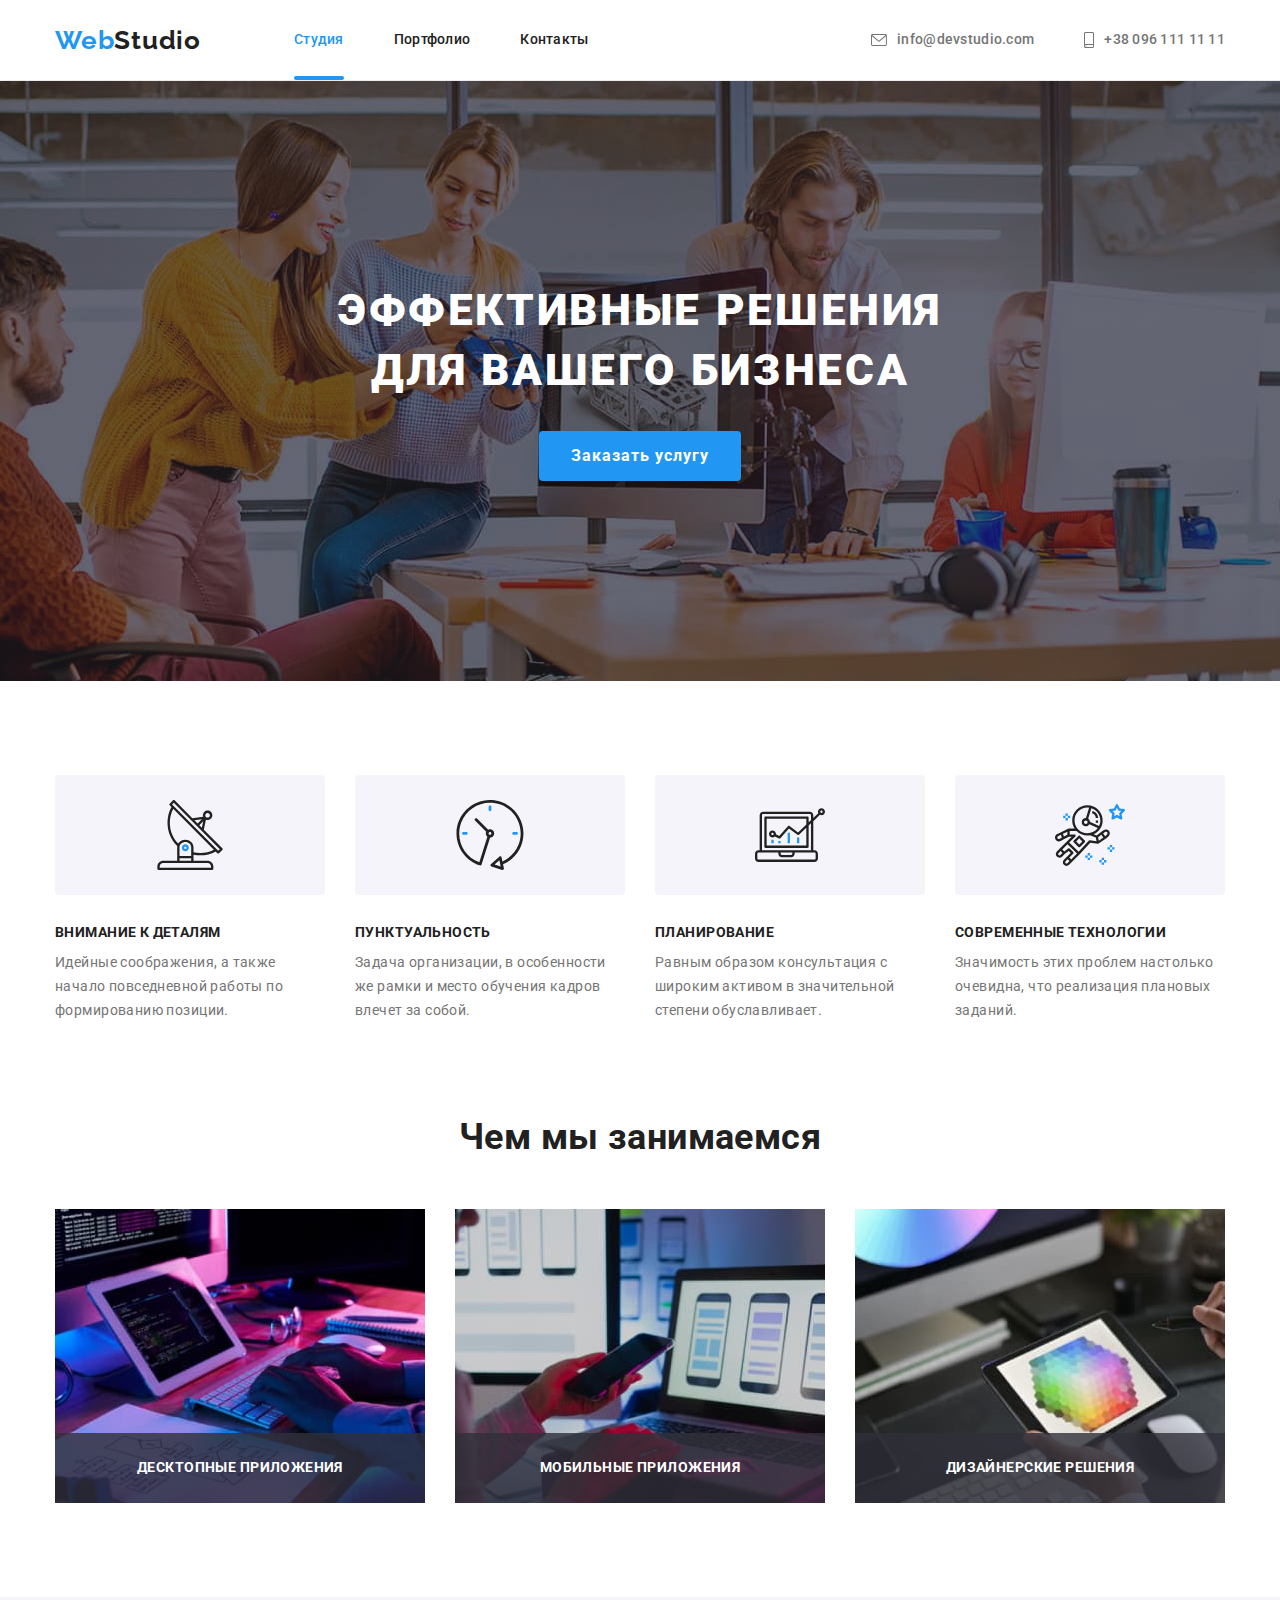
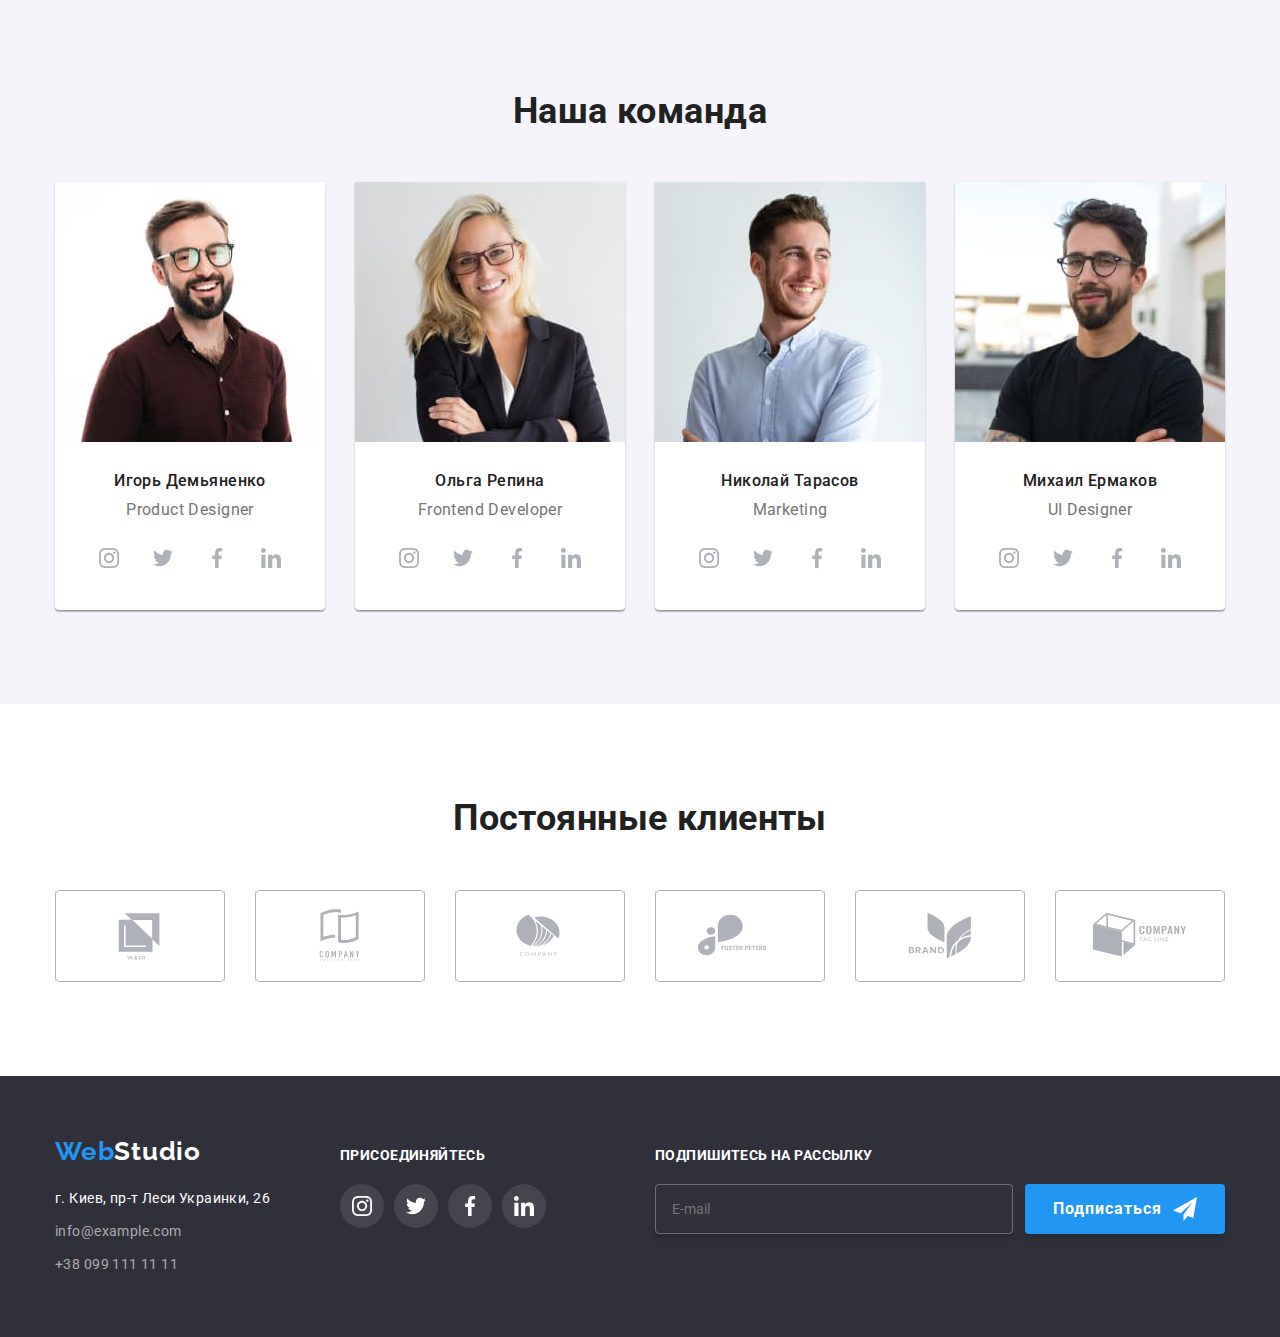
<file: index.html>
<!DOCTYPE html>
<html lang="ru">
  <head>
    <meta charset="UTF-8" />
    <meta http-equiv="X-UA-Compatible" content="IE=edge" />
    <meta name="viewport" content="width=device-width, initial-scale=1.0" />
    <link rel="preconnect" href="https://fonts.googleapis.com" />
    <link rel="preconnect" href="https://fonts.gstatic.com" crossorigin />
    <link
      href="https://fonts.googleapis.com/css2?family=Raleway:wght@700&family=Roboto:wght@400;500;700;900&display=swap"
      rel="stylesheet"
    />

    <title>Document</title>
    <link rel="stylesheet" href="./css/main.min.css" />
  </head>
  <body>
    <!-- Header -->
     <header class="header">
      <div class="container">
        
        <a href="./index.html" class="logo link"
          ><span class="logo__text--start">Web</span><span class="logo__text--end">Studio</span></a
        >
        <nav class="nav">
          <ul class="menu list">
            <li class="menu__item">
              <a href="./index.html" class="menu__link link current">Студия</a>
            </li>
            <li class="menu__item">
              <a href="./portfolio.html" class="menu__link link">Портфолио</a>
            </li>
            <li class="menu__item"><a href="" class="menu__link link">Контакты</a></li>
          </ul>
        </nav>

        <ul class="contact list">
          <li class="contact__item">
            <a href="mailto:info@devstudio.com" class="contact__mail link">
              <svg class="contact__icon" width="16" height="12">
                <use href="./images/icons.svg#icon-mail"></use></svg
              >info@devstudio.com
            </a>
          </li>
          <li class="contact__item">
            <a href="tel:+380961111111" class="contact__tel link">
              <svg class="contact__icon" width="10" height="16">
                <use href="./images/icons.svg#icon-smartphone"></use></svg
              >+38 096 111 11 11
            </a>
          </li>
        </ul> 

        <button type="button" class="mob-menu__open-btn" >
          <svg class="mob-menu__icon" width="40" height="40">
            <use href="./images/icons.svg#icon-menu-btn-open"></use>
          </svg>
        </button>
       </div>


       

      
        <div class="mob-menu is-hidden">
          <div class="mob-menu__container">
        
         <div class="mob-menu__top">  
        <button type="button" class="mob-menu__close-btn" >
          <svg class="mob-menu__icon" width="40" height="40">
            <use href="./images/icons.svg#icon-menu-btn-close"></use>
          </svg>
        </button>

        <ul class="mob-menu__list list">
          <li class="mob-menu__item">
            <a href="./index.html" class="mob-menu__link mob-menu__link-active link">Студия</a>
          </li>
          <li class="mob-menu__item">
            <a href="./portfolio.html" class="mob-menu__link link">Портфолио</a>
          </li>
          <li class="mob-menu__item"><a href="" class="mob-menu__link link">Контакты</a></li>
        </ul> 
         </div> 

         <div class="mob-menu__bottom">

        <ul class="mob-menu__contact-list list">
          <li class="mob-menu__contact-item">
            <a href="tel:+380961111111" 
            class="mob-menu__contact-tel link">+38 096 111 11 11</a>
          </li>
          <li class="mob-menu__contact-item">
            <a href="mailto:info@devstudio.com" 
            class="mob-menu__contact-mail link">info@devstudio.com</a>
          </li>
        </ul>  
         
        <ul class="mob-menu__soc-list list">
            <li class="mob-menu__soc-item">
              <a href="" class="mob-menu__soc-link link">Instagram</a>
            </li>
            <li class="mob-menu__soc-item">
              <a href="" class="mob-menu__soc-link link">Twitter</a>
            </li>
            <li class="mob-menu__soc-item">
              <a href="" class="mob-menu__soc-link link">Facebook</a>
            </li>
            <li class="mob-menu__soc-item">
              <a href="" class="mob-menu__soc-link link">LinkedIn</a>
            </li>
        </ul>  
        </div>
        
        
       </div>
      </div>


    </header> 

    <!-- Main -->
    <main>
      <!-- Hero -->
      <section class="hero">
        <div class="container">
          <h1 class="hero__title centered">
            Эффективные решения <br />
            для вашего бизнеса
          </h1>
          <button type="button" class="hero__btn" data-modal-open>Заказать услугу</button>
        </div>
      </section>

      <!-- Advantage -->
      <section class="advantage section">
        <div class="container">
          <h2 class="advantage__title visually-hidden">Преимущества</h2>
          <ul class="advantage__list list">
            <li class="advantage__item">
              <div class="advantage-icons__list">
                <svg class="advantage__icon" width="70" height="70">
                  <use href="./images/icons.svg#icon-antenna"></use>
                </svg>
              </div>
              <h3 class="advantage__subtitle">Внимание к деталям</h3>
              <p class="advantage__text">
                Идейные соображения, а также начало повседневной работы по формированию позиции.
              </p>
            </li>
            <li class="advantage__item">
              <div class="advantage-icons__list">
                <svg class="advantage__icon" width="70" height="70">
                  <use href="./images/icons.svg#icon-clock"></use>
                </svg>
              </div>
              <h3 class="advantage__subtitle">Пунктуальность</h3>
              <p class="advantage__text">
                Задача организации, в особенности же рамки и место обучения кадров влечет за собой.
              </p>
            </li>
            <li class="advantage__item">
              <div class="advantage-icons__list">
                <svg class="advantage__icon" width="70" height="70">
                  <use href="./images/icons.svg#icon-diagram"></use>
                </svg>
              </div>
              <h3 class="advantage__subtitle">Планирование</h3>
              <p class="advantage__text">
                Равным образом консультация с широким активом в значительной степени обуславливает.
              </p>
            </li>
            <li class="advantage__item">
              <div class="advantage-icons__list">
                <svg class="advantage__icon" width="70" height="70">
                  <use href="./images/icons.svg#icon-astronaut"></use>
                </svg>
              </div>
              <h3 class="advantage__subtitle">Современные технологии</h3>
              <p class="advantage__text">
                Значимость этих проблем настолько очевидна, что реализация плановых заданий.
              </p>
            </li>
          </ul>
        </div>
      </section>

      <!-- About -->
      <section class="about section">
        <div class="container">
          <h2 class="about__title centered">Чем мы занимаемся</h2>
          <ul class="about__list list">
            <li class="about__item">
              <img 
              srcset="./images/about-box-1-1200.jpg 1x,
              ./images/about-box-1-1200@2x.jpg 2x"
              src="./images/about-box-1-1200.jpg" 
              alt="Програмный код" 
              width="370" 
              height="294" />
              <p class="about__caption">Десктопные приложения</p>
            </li>
            <li class="about__item">
              <img
              srcset="./images/about-box-2-1200.jpg 1x,
              ./images/about-box-2-1200@2x.jpg 2x"
              src="./images/about-box-2-1200.jpg" 
                alt="Стилистика баннеров"
                width="370"
                height="294"
              />
              <p class="about__caption">Мобильные приложения</p>
            </li>
            <li class="about__item">
              <img 
              srcset="./images/about-box-3-1200.jpg 1x,
              ./images/about-box-3-1200@2x.jpg 2x"
              src="./images/about-box-3-1200.jpg" 
              alt="Цвета в виде сот" 
              width="370" 
              height="294" />
              <p class="about__caption">Дизайнерские решения</p>
            </li>
          </ul>
        </div>
      </section>

      <!-- Team-->
      <section class="team section">
        <div class="container">
          <h2 class="team__title centered">Наша команда</h2>
          <ul class="team__list list">
            <li class="team__item">
              <picture>
                <source
                srcset="
              ./images/team-card-1-1200.jpg 1x,
              ./images/team-card-1-1200@2x.jpg 2x"
              media="(min-width: 1200px)"
              />
              <source
                srcset="
              ./images/team-card-1-768.jpg 1x,
              ./images/team-card-1-768@2x.jpg 2x"
              media="(min-width: 768px)"
              />
              <source
                srcset="
              ./images/team-card-1-480.jpg 1x,
              ./images/team-card-1-480@2x.jpg 2x"
              media="(min-width: 480px)"
              />
                <img
                src="./images/team-card-1-480.jpg"
                alt="Фото Игоря Демьяденко"
                width="450"
              />
              </picture>

              <div class="team__wrap">
                <h3 class="team__subtitle">Игорь Демьяненко</h3>
                <p lang="en" class="team__text">Product Designer</p>
                <ul class="social-list list">
                  <li class="social-list__item">
                    <a href="" class="social-list__link link">
                      <svg class="social-list__icon" width="20" height="20">
                        <use href="./images/icons.svg#icon-instagram"></use>
                      </svg>
                    </a>
                  </li>
                  <li class="social-list__item">
                    <a href="" class="social-list__link link">
                      <svg class="social-list__icon" width="20" height="20">
                        <use href="./images/icons.svg#icon-twitter"></use>
                      </svg>
                    </a>
                  </li>
                  <li class="social-list__item">
                    <a href="" class="social-list__link link">
                      <svg class="social-list__icon" width="20" height="20">
                        <use href="./images/icons.svg#icon-facebook"></use>
                      </svg>
                    </a>
                  </li>
                  <li class="social-list__item">
                    <a href="" class="social-list__link link">
                      <svg class="social-list__icon" width="20" height="20">
                        <use href="./images/icons.svg#icon-linkedin"></use>
                      </svg>
                    </a>
                  </li>
                </ul>
              </div>
            </li>

            <li class="team__item">
              <picture>
                <source
                srcset="
              ./images/team-card-2-1200.jpg 1x,
              ./images/team-card-2-1200@2x.jpg 2x"
              media="(min-width: 1200px)"
              />
              <source
                srcset="
              ./images/team-card-2-768.jpg 1x,
              ./images/team-card-2-768@2x.jpg 2x"
              media="(min-width: 768px)"
              />
              <source
                srcset="
              ./images/team-card-2-480.jpg 1x,
              ./images/team-card-2-480@2x.jpg 2x"
              media="(min-width: 480px)"
              />
                <img
                src="./images/team-card-2-480.jpg"
                alt="Фото Ольги Репеной"
                width="450"
              />
              </picture>
              <div class="team__wrap">
                <h3 class="team__subtitle">Ольга Репина</h3>
                <p lang="en" class="team__text">Frontend Developer</p>
                <ul class="social-list list">
                  <li class="social-list__item">
                    <a href="" class="social-list__link link">
                      <svg class="social-list__icon" width="20" height="20">
                        <use href="./images/icons.svg#icon-instagram"></use>
                      </svg>
                    </a>
                  </li>
                  <li class="social-list__item">
                    <a href="" class="social-list__link link">
                      <svg class="social-list__icon" width="20" height="20">
                        <use href="./images/icons.svg#icon-twitter"></use>
                      </svg>
                    </a>
                  </li>
                  <li class="social-list__item">
                    <a href="" class="social-list__link link">
                      <svg class="social-list__icon" width="20" height="20">
                        <use href="./images/icons.svg#icon-facebook"></use>
                      </svg>
                    </a>
                  </li>
                  <li class="social-list__item">
                    <a href="" class="social-list__link link">
                      <svg class="social-list__icon" width="20" height="20">
                        <use href="./images/icons.svg#icon-linkedin"></use>
                      </svg>
                    </a>
                  </li>
                </ul>
              </div>
            </li>

            <li class="team__item">
              <picture>
                <source
                srcset="
              ./images/team-card-3-1200.jpg 1x,
              ./images/team-card-3-1200@2x.jpg 2x"
              media="(min-width: 1200px)"
              />
              <source
                srcset="
              ./images/team-card-3-768.jpg 1x,
              ./images/team-card-3-768@2x.jpg 2x"
              media="(min-width: 768px)"
              />
              <source
                srcset="
              ./images/team-card-3-480.jpg 1x,
              ./images/team-card-3-480@2x.jpg 2x"
              media="(min-width: 480px)"
              />
                <img
                src="./images/team-card-3-480.jpg"
                alt="Фото Николая Тарасова"
                width="450"
              />
              </picture>
              <div class="team__wrap">
                <h3 class="team__subtitle">Николай Тарасов</h3>
                <p lang="en" class="team__text">Marketing</p>
                <ul class="social-list list">
                  <li class="social-list__item">
                    <a href="" class="social-list__link link">
                      <svg class="social-list__icon" width="20" height="20">
                        <use href="./images/icons.svg#icon-instagram"></use>
                      </svg>
                    </a>
                  </li>
                  <li class="social-list__item">
                    <a href="" class="social-list__link link">
                      <svg class="social-list__icon" width="20" height="20">
                        <use href="./images/icons.svg#icon-twitter"></use>
                      </svg>
                    </a>
                  </li>
                  <li class="social-list__item">
                    <a href="" class="social-list__link link">
                      <svg class="social-list__icon" width="20" height="20">
                        <use href="./images/icons.svg#icon-facebook"></use>
                      </svg>
                    </a>
                  </li>
                  <li class="social-list__item">
                    <a href="" class="social-list__link link">
                      <svg class="social-list__icon" width="20" height="20">
                        <use href="./images/icons.svg#icon-linkedin"></use>
                      </svg>
                    </a>
                  </li>
                </ul>
              </div>
            </li>

            <li class="team__item">
              <picture>
                <source
                srcset="
              ./images/team-card-4-1200.jpg 1x,
              ./images/team-card-4-1200@2x.jpg 2x"
              media="(min-width: 1200px)"
              />
              <source
                srcset="
              ./images/team-card-4-768.jpg 1x,
              ./images/team-card-4-768@2x.jpg 2x"
              media="(min-width: 768px)"
              />
              <source
                srcset="
              ./images/team-card-4-480.jpg 1x,
              ./images/team-card-4-480@2x.jpg 2x"
              media="(min-width: 480px)"
              />
                <img
                src="./images/team-card-4-480.jpg"
                alt="Фото Михаила Ермакова"
                width="450"
              />
              </picture>
              <div class="team__wrap">
                <h3 class="team__subtitle">Михаил Ермаков</h3>
                <p lang="en" class="team__text">UI Designer</p>
                <ul class="social-list list">
                  <li class="social-list__item">
                    <a href="" class="social-list__link link">
                      <svg class="social-list__icon" width="20" height="20">
                        <use href="./images/icons.svg#icon-instagram"></use>
                      </svg>
                    </a>
                  </li>
                  <li class="social-list__item">
                    <a href="" class="social-list__link link">
                      <svg class="social-list__icon" width="20" height="20">
                        <use href="./images/icons.svg#icon-twitter"></use>
                      </svg>
                    </a>
                  </li>
                  <li class="social-list__item">
                    <a href="" class="social-list__link link">
                      <svg class="social-list__icon" width="20" height="20">
                        <use href="./images/icons.svg#icon-facebook"></use>
                      </svg>
                    </a>
                  </li>
                  <li class="social-list__item">
                    <a href="" class="social-list__link link">
                      <svg class="social-list__icon" width="20" height="20">
                        <use href="./images/icons.svg#icon-linkedin"></use>
                      </svg>
                    </a>
                  </li>
                </ul>
              </div>
            </li>
          </ul>
        </div>
      </section>

      <!-- Clients -->
      <section class="clients section">
        <div class="container">
          <h2 class="clients__title centered">Постоянные клиенты</h2>
          <ul class="clients__list list">
            <li class="clients__item">
              <a href="" class="clients__link link">
                <svg class="clients__icon" width="106" height="60">
                  <use href="./images/icons.svg#icon-logo-1"></use>
                </svg>
              </a>
            </li>
            <li class="clients__item">
              <a href="" class="clients__link link">
                <svg class="clients__icon" width="106" height="60">
                  <use href="./images/icons.svg#icon-logo-2"></use>
                </svg>
              </a>
            </li>
            <li class="clients__item">
              <a href="" class="clients__link link">
                <svg class="clients__icon" width="106" height="60">
                  <use href="./images/icons.svg#icon-logo-3"></use>
                </svg>
              </a>
            </li>
            <li class="clients__item">
              <a href="" class="clients__link link">
                <svg class="clients__icon" width="106" height="60">
                  <use href="./images/icons.svg#icon-logo-4"></use>
                </svg>
              </a>
            </li>
            <li class="clients__item">
              <a href="" class="clients__link link">
                <svg class="clients__icon" width="106" height="60">
                  <use href="./images/icons.svg#icon-logo-5"></use>
                </svg>
              </a>
            </li>
            <li class="clients__item">
              <a href="" class="clients__link link">
                <svg class="clients__icon" width="106" height="60">
                  <use href="./images/icons.svg#icon-logo-6"></use>
                </svg>
              </a>
            </li>
          </ul>
        </div>
      </section>
    </main>

    <!-- Footer -->
    <footer class="footer">
      <div class="footer__container container">
        <div class="footer__contact">
          <a href="./index.html" class="footer__logo link"
            ><span class="footer__logo--start">Web</span
            ><span class="footer__logo--end">Studio</span></a
          >
          <address class="footer__address">
            <ul class="footer__list list">
              <li class="footer__item">
                <a
                  href="https://goo.gl/maps/215XMJQ5BbiX2EwE7"
                  target="_blank"
                  rel="noopener nofollow"
                  class="footer__address link"
                  >г. Киев, пр-т Леси Украинки, 26</a
                >
              </li>
              <li class="footer__item">
                <a href="mailto:info@example.com" class="footer__link link">info@example.com</a>
              </li>
              <li class="footer__item">
                <a href="tel:+380991111111" class="footer__link link">+38 099 111 11 11</a>
              </li>
            </ul>
          </address>
        </div>

        <div class="footer__social">
          <p class="footer__title">присоединяйтесь</p>
          <ul class="footer-soc__list list">
            <li class="footer-soc__item">
              <a href="" class="footer-soc__link link">
                <svg class="footer-soc__icon" width="20" height="20">
                  <use href="./images/icons.svg#icon-instagram"></use>
                </svg>
              </a>
            </li>
            <li class="footer-soc__item">
              <a href="" class="footer-soc__link link">
                <svg class="footer-soc__icon" width="20" height="20">
                  <use href="./images/icons.svg#icon-twitter"></use>
                </svg>
              </a>
            </li>
            <li class="footer-soc__item">
              <a href="" class="footer-soc__link link">
                <svg class="footer-soc__icon" width="20" height="20">
                  <use href="./images/icons.svg#icon-facebook"></use>
                </svg>
              </a>
            </li>
            <li class="footer-soc__item">
              <a href="" class="footer-soc__link link">
                <svg class="footer-soc__icon" width="20" height="20">
                  <use href="./images/icons.svg#icon-linkedin"></use>
                </svg>
              </a>
            </li>
          </ul>
        </div>

        <div class="footer__subs">
          <p class="footer-subs__title">Подпишитесь на рассылку</p>
          <form class="footer-subs__form">
            <input
              type="email"
              name="footer-subs"
              class="footer-subs__input"
              placeholder="E-mail"
              required
            />
            <button type="submit" class="footer-subs__btn">
              Подписаться<svg class="footer-subs__icon" width="24" height="24">
                <use href="./images/icons.svg#icon-send-footer"></use>
              </svg>
            </button>
          </form>
        </div>
      </div>
    </footer>

    <div class="backdrop is-hidden" data-modal>
      <div class="modal">
        <button type="button" class="modal__close-btn" data-modal-close>
          <svg width="18" height="18">
            <use href="./images/icons.svg#icon-close-black"></use>
          </svg>
        </button>
        <p class="modal__title">Оставьте свои данные, мы вам перезвоним</p>
        <form class="modal__form" autocomplete="off">
          <div class="modal__field">
            <label class="modal__label" for="user-name">Имя</label>
            <div class="input-wrap">
              <input type="text" name="user-name" class="modal-input" id="user-name" required />
              <svg class="input-icon" width="18" height="18">
                <use href="./images/icons.svg#icon-person-modal"></use>
              </svg>
            </div>
          </div>

          <div class="modal__field">
            <label class="modal__label" for="ser-tel">Телефон</label>
            <div class="input-wrap">
              <input type="tel" name="user-tel" class="modal-input" id="ser-tel" required />
              <svg class="input-icon" width="18" height="18">
                <use href="./images/icons.svg#icon-phone-modal"></use>
              </svg>
            </div>
          </div>

          <div class="modal__field">
            <label class="modal__label" for="user-email">Почта</label>
            <div class="input-wrap">
              <input type="email" name="user-email" class="modal-input" id="user-email" required />
              <svg class="input-icon" width="18" height="18">
                <use href="./images/icons.svg#icon-email-modal"></use>
              </svg>
            </div>
          </div>

          <div class="modal__textarea">
            <label class="modal__label" for="modal-text">Комментарий</label>
            <textarea
              name="modal-text"
              id="modal-text"
              class="modal-text"
              placeholder="Введите текст"
            ></textarea>
          </div>

          <div class="modal__checkbox">
            <input
              type="checkbox"
              name="check-box"
              class="input-check visually-hidden"
              id="check-box"
            />
            <label class="check-text" for="check-box"
              ><span>
                <svg class="check-icon" width="11" height="8">
                  <use href="./images/icons.svg#icon-checkbox"></use>
                </svg>
              </span>
              Соглашаюсь с рассылкой и принимаю&nbsp;<a href="">Условия договора</a>
            </label>
          </div>

          <button type="submit" class="modal__send-btn">Отправить</button>
        </form>
      </div>
    </div>

    <script src="./js/modal.js"></script>
    <script src="./js/mobile-menu.js"></script>
  </body>
</html>
</file>
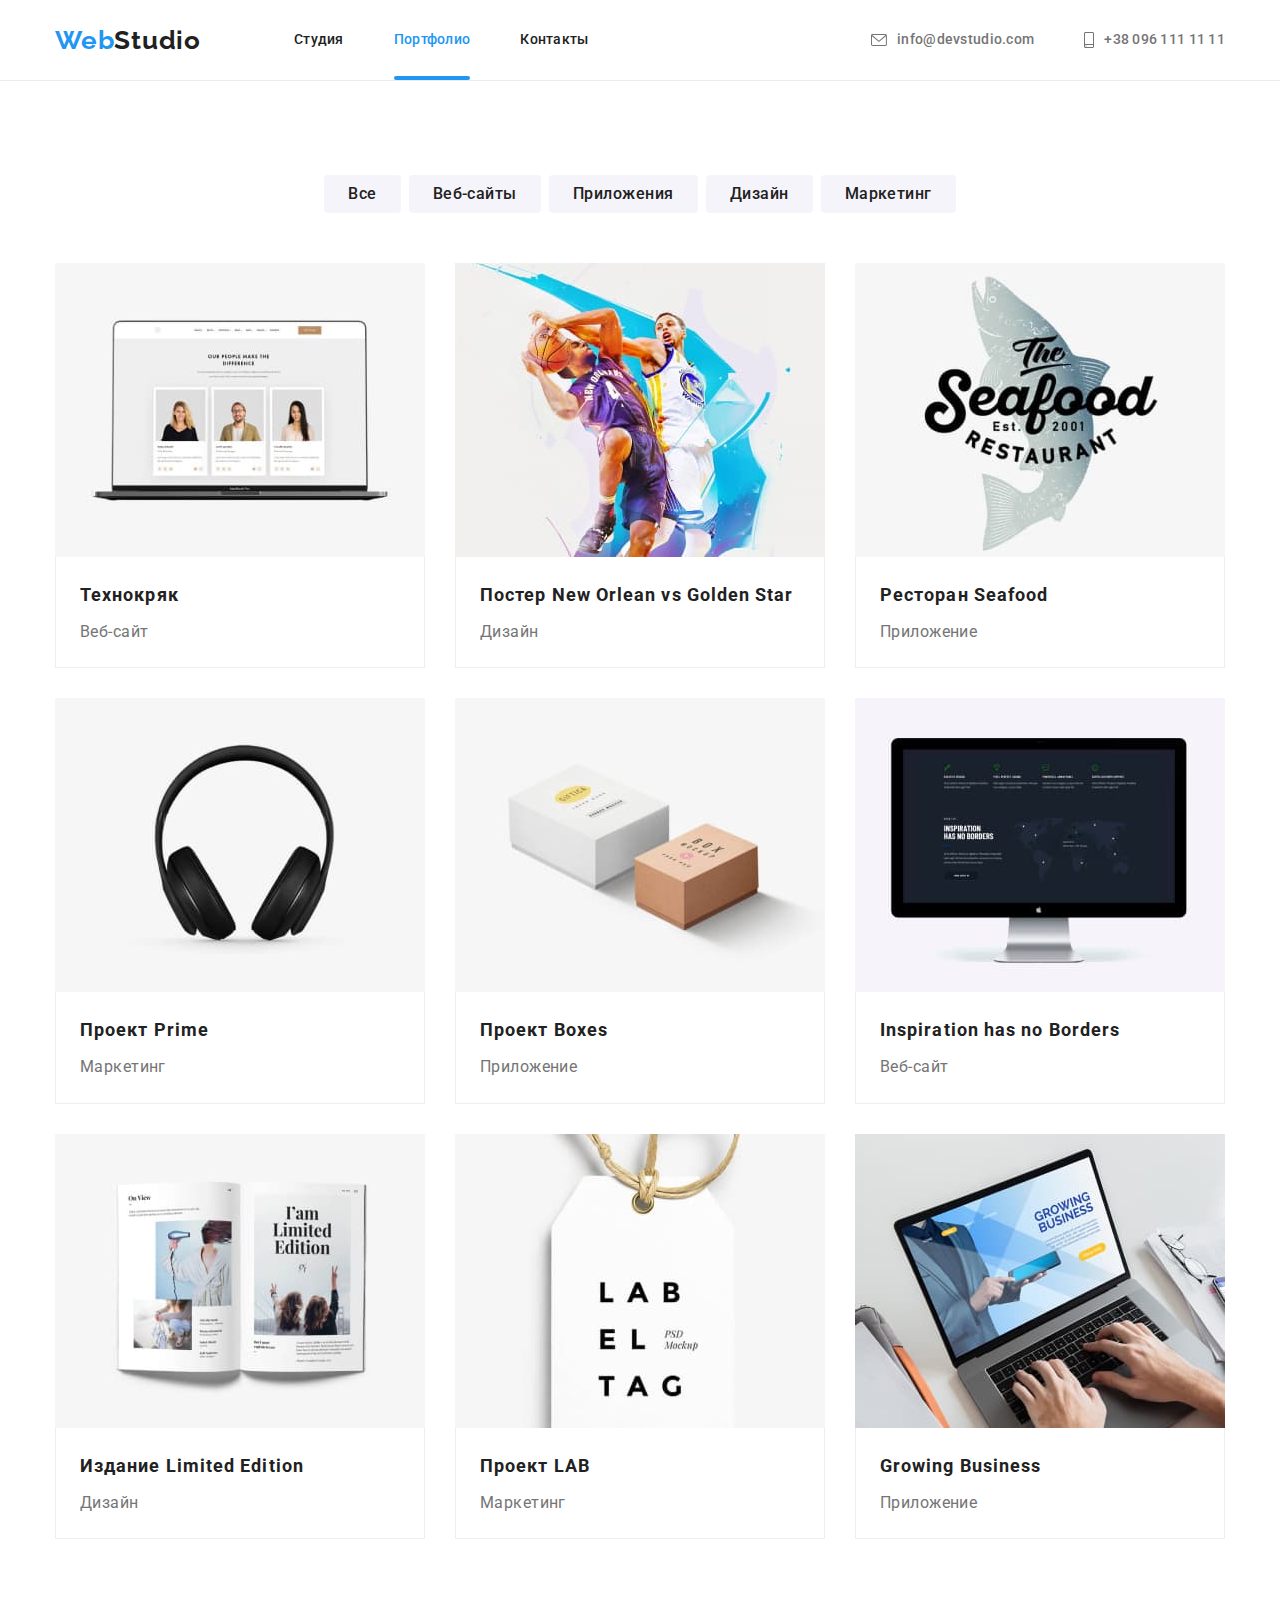
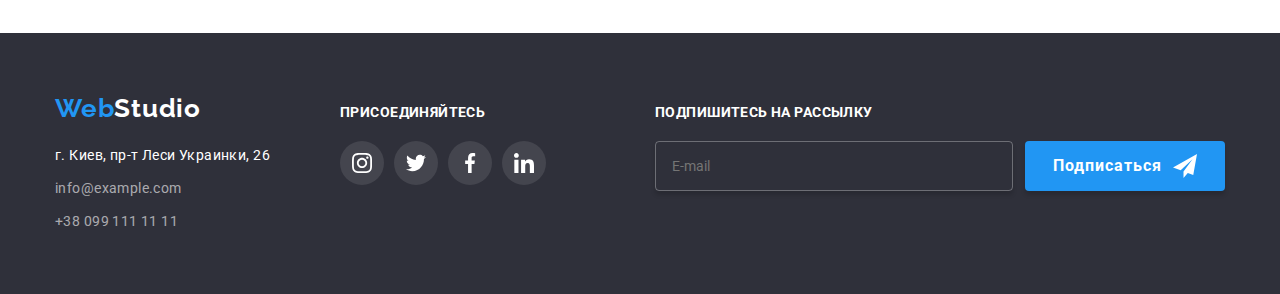
<file: portfolio.html>
<!DOCTYPE html>
<html lang="ru">
  <head>
    <meta charset="UTF-8" />
    <meta http-equiv="X-UA-Compatible" content="IE=edge" />
    <meta name="viewport" content="width=device-width, initial-scale=1.0" />
    <link rel="preconnect" href="https://fonts.googleapis.com" />
    <link rel="preconnect" href="https://fonts.gstatic.com" crossorigin />
    <link
      href="https://fonts.googleapis.com/css2?family=Raleway:wght@700&family=Roboto:wght@400;500;700;900&display=swap"
      rel="stylesheet"
    />
    <title>Document</title>
    <link rel="stylesheet" href="./css/main.min.css" />
  </head>
  <body>
    <!-- Header -->
    <header class="header">
      <div class="container">
        
        <a href="./index.html" class="logo link"
          ><span class="logo__text--start">Web</span><span class="logo__text--end">Studio</span></a
        >
        <nav class="nav">
          <ul class="menu list">
            <li class="menu__item">
              <a href="./index.html" class="menu__link link">Студия</a>
            </li>
            <li class="menu__item">
              <a href="./portfolio.html" class="menu__link link current">Портфолио</a>
            </li>
            <li class="menu__item"><a href="" class="menu__link link">Контакты</a></li>
          </ul>
        </nav>

        <ul class="contact list">
          <li class="contact__item">
            <a href="mailto:info@devstudio.com" class="contact__mail link">
              <svg class="contact__icon" width="16" height="12">
                <use href="./images/icons.svg#icon-mail"></use></svg
              >info@devstudio.com
            </a>
          </li>
          <li class="contact__item">
            <a href="tel:+380961111111" class="contact__tel link">
              <svg class="contact__icon" width="10" height="16">
                <use href="./images/icons.svg#icon-smartphone"></use></svg
              >+38 096 111 11 11
            </a>
          </li>
        </ul> 

        <button type="button" class="mob-menu__open-btn" >
          <svg class="mob-menu__icon" width="40" height="40">
            <use href="./images/icons.svg#icon-menu-btn-open"></use>
          </svg>
        </button>
       </div>


       

      
        <div class="mob-menu is-hidden">
          <div class="mob-menu__container">
        
         <div class="mob-menu__top">  
        <button type="button" class="mob-menu__close-btn" >
          <svg class="mob-menu__icon" width="40" height="40">
            <use href="./images/icons.svg#icon-menu-btn-close"></use>
          </svg>
        </button>

        <ul class="mob-menu__list list">
          <li class="mob-menu__item">
            <a href="./index.html" class="mob-menu__link link">Студия</a>
          </li>
          <li class="mob-menu__item">
            <a href="./portfolio.html" class="mob-menu__link link mob-menu__link-active">Портфолио</a>
          </li>
          <li class="mob-menu__item"><a href="" class="mob-menu__link link">Контакты</a></li>
        </ul> 
         </div> 

         <div class="mob-menu__bottom">

        <ul class="mob-menu__contact-list list">
          <li class="mob-menu__contact-item">
            <a href="tel:+380961111111" 
            class="mob-menu__contact-tel link">+38 096 111 11 11</a>
          </li>
          <li class="mob-menu__contact-item">
            <a href="mailto:info@devstudio.com" 
            class="mob-menu__contact-mail link">info@devstudio.com</a>
          </li>
        </ul>  
         
        <ul class="mob-menu__soc-list list">
            <li class="mob-menu__soc-item">
              <a href="" class="mob-menu__soc-link link">Instagram</a>
            </li>
            <li class="mob-menu__soc-item">
              <a href="" class="mob-menu__soc-link link">Twitter</a>
            </li>
            <li class="mob-menu__soc-item">
              <a href="" class="mob-menu__soc-link link">Facebook</a>
            </li>
            <li class="mob-menu__soc-item">
              <a href="" class="mob-menu__soc-link link">LinkedIn</a>
            </li>
        </ul>  
        </div>
        
        
       </div>
      </div>


    </header> 

    <!-- Portfolio -->
    <main>
      <section class="holder section">
        <div class="container">
          <h1 class="advantage-title visually-hidden">Страница Портфолио</h1>
          <ul class="holder__list list">
            <li class="holder__item"><button type="button" class="holder__btn">Все</button></li>
            <li class="holder__item">
              <button type="button" class="holder__btn">Веб-сайты</button>
            </li>
            <li class="holder__item">
              <button type="button" class="holder__btn">Приложения</button>
            </li>
            <li class="holder__item"><button type="button" class="holder__btn">Дизайн</button></li>
            <li class="holder__item">
              <button type="button" class="holder__btn">Маркетинг</button>
            </li>
          </ul>


          <ul class="gallery list">
            <li class="gallery__item">
              <a class="gallery__item--active link" href="">
                <div class="gallery__wrap">
                  <picture>
                    <source
                    srcset="
                    ./images/gallery-1-1200.jpg 1x,
                    ./images/gallery-1-1200@2x.jpg 2x"
                  media="(min-width: 1200px)"
                  />
                  <source
                    srcset="
                    ./images/gallery-1-768.jpg 1x,
                    ./images/gallery-1-768@2x.jpg 2x"
                  media="(min-width: 768px)"
                  />
                  <source
                    srcset="
                    ./images/gallery-1-480.jpg 1x,
                    ./images/gallery-1-480@2x.jpg 2x"
                  media="(min-width: 480px)"
                  />
                  <img src="./images/gallery-1-480.jpg" 
                  alt="Ноутбук"
                  width="450" 
                  />
                  </picture>
                  
                  <p class="gallery__text">
                    Ресурс предлагает комплексные предложения с разным уровнем функционала и
                    сервисов. Все это позволит посетителю получить исчерпывающие сведения  о
                    компании или частном лице
                  </p>
                </div>
                <div class="gallery__inner">
                  <h2 class="gallery__title">Технокряк</h2>
                  <p class="gallery__subtitle">Веб-сайт</p>
                </div>
              </a>
            </li>

            <li class="gallery__item">
              <a class="gallery__item--active link" href="">
                <div class="gallery__wrap">
                  <picture>
                    <source
                    srcset="
                    ./images/gallery-2-1200.jpg 1x,
                    ./images/gallery-2-1200@2x.jpg 2x"
                  media="(min-width: 1200px)"
                  />
                  <source
                    srcset="
                    ./images/gallery-2-768.jpg 1x,
                    ./images/gallery-2-768@2x.jpg 2x"
                  media="(min-width: 768px)"
                  />
                  <source
                    srcset="
                    ./images/gallery-2-480.jpg 1x,
                    ./images/gallery-2-480@2x.jpg 2x"
                  media="(min-width: 480px)"
                  />
                  <img src="./images/gallery-2-480.jpg" 
                  alt="Два баскетболиста"
                  width="450" 
                  />
                  </picture>
                  
                  <p class="gallery__text">
                    Ресурс предлагает комплексные предложения с разным уровнем функционала и
                    сервисов. Все это позволит посетителю получить исчерпывающие сведения  о
                    компании или частном лице
                  </p>
                </div>
                <div class="gallery__inner">
                  <h2 class="gallery__title">Постер New Orlean vs Golden Star</h2>
                  <p class="gallery__subtitle">Дизайн</p>
                </div>
              </a>
            </li>

            <li class="gallery__item">
              <a class="gallery__item--active link" href="">
                <div class="gallery__wrap">
                  <picture>
                    <source
                    srcset="
                    ./images/gallery-3-1200.jpg 1x,
                    ./images/gallery-3-1200@2x.jpg 2x"
                  media="(min-width: 1200px)"
                  />
                  <source
                    srcset="
                    ./images/gallery-3-768.jpg 1x,
                    ./images/gallery-3-768@2x.jpg 2x"
                  media="(min-width: 768px)"
                  />
                  <source
                    srcset="
                    ./images/gallery-3-480.jpg 1x,
                    ./images/gallery-3-480@2x.jpg 2x"
                  media="(min-width: 480px)"
                  />
                  <img src="./images/gallery-3-480.jpg" 
                  alt="Вывеска ресторана"
                  width="450" 
                  />
                  </picture>
                  
                  <p class="gallery__text">
                    Ресурс предлагает комплексные предложения с разным уровнем функционала и
                    сервисов. Все это позволит посетителю получить исчерпывающие сведения  о
                    компании или частном лице
                  </p>
                </div>
                <div class="gallery__inner">
                  <h2 class="gallery__title">Ресторан Seafood</h2>
                  <p class="gallery__subtitle">Приложение</p>
                </div>
              </a>
            </li>

            <li class="gallery__item">
              <a class="gallery__item--active link" href="">
                <div class="gallery__wrap">
                  <picture>
                    <source
                    srcset="
                    ./images/gallery-4-1200.jpg 1x,
                    ./images/gallery-4-1200@2x.jpg 2x"
                  media="(min-width: 1200px)"
                  />
                  <source
                    srcset="
                    ./images/gallery-4-768.jpg 1x,
                    ./images/gallery-4-768@2x.jpg 2x"
                  media="(min-width: 768px)"
                  />
                  <source
                    srcset="
                    ./images/gallery-4-480.jpg 1x,
                    ./images/gallery-4-480@2x.jpg 2x"
                  media="(min-width: 480px)"
                  />
                  <img src="./images/gallery-4-480.jpg" 
                  alt="Наушники"
                  width="450" 
                  />
                  </picture>
                  
                  <p class="gallery__text">
                    Ресурс предлагает комплексные предложения с разным уровнем функционала и
                    сервисов. Все это позволит посетителю получить исчерпывающие сведения  о
                    компании или частном лице
                  </p>
                </div>
                <div class="gallery__inner">
                  <h2 class="gallery__title">Проект Prime</h2>
                  <p class="gallery__subtitle">Маркетинг</p>
                </div>
              </a>
            </li>

            <li class="gallery__item">
              <a class="gallery__item--active link" href="">
                <div class="gallery__wrap">
                  <picture>
                    <source
                    srcset="
                    ./images/gallery-5-1200.jpg 1x,
                    ./images/gallery-5-1200@2x.jpg 2x"
                  media="(min-width: 1200px)"
                  />
                  <source
                    srcset="
                    ./images/gallery-5-768.jpg 1x,
                    ./images/gallery-5-768@2x.jpg 2x"
                  media="(min-width: 768px)"
                  />
                  <source
                    srcset="
                    ./images/gallery-5-480.jpg 1x,
                    ./images/gallery-5-480@2x.jpg 2x"
                  media="(min-width: 480px)"
                  />
                  <img src="./images/gallery-5-480.jpg" 
                  alt="Две картонные коробки"
                  width="450" 
                  />
                  </picture>
                  
                  <p class="gallery__text">
                    Ресурс предлагает комплексные предложения с разным уровнем функционала и
                    сервисов. Все это позволит посетителю получить исчерпывающие сведения  о
                    компании или частном лице
                  </p>
                </div>
                <div class="gallery__inner">
                  <h2 class="gallery__title">Проект Boxes</h2>
                  <p class="gallery__subtitle">Приложение</p>
                </div>
              </a>
            </li>

            <li class="gallery__item">
              <a class="gallery__item--active link" href="">
                <div class="gallery__wrap">
                  <picture>
                    <source
                    srcset="
                    ./images/gallery-6-1200.jpg 1x,
                    ./images/gallery-6-1200@2x.jpg 2x"
                  media="(min-width: 1200px)"
                  />
                  <source
                    srcset="
                    ./images/gallery-6-768.jpg 1x,
                    ./images/gallery-6-768@2x.jpg 2x"
                  media="(min-width: 768px)"
                  />
                  <source
                    srcset="
                    ./images/gallery-6-480.jpg 1x,
                    ./images/gallery-6-480@2x.jpg 2x"
                  media="(min-width: 480px)"
                  />
                  <img src="./images/gallery-6-480.jpg" 
                  alt="Компьютерный монитор"
                  width="450" 
                  />
                  </picture>
                  
                  <p class="gallery__text">
                    Ресурс предлагает комплексные предложения с разным уровнем функционала и
                    сервисов. Все это позволит посетителю получить исчерпывающие сведения  о
                    компании или частном лице
                  </p>
                </div>
                <div class="gallery__inner">
                  <h2 class="gallery__title">Inspiration has no Borders</h2>
                  <p class="gallery__subtitle">Веб-сайт</p>
                </div>
              </a>
            </li>

            <li class="gallery__item">
              <a class="gallery__item--active link" href="">
                <div class="gallery__wrap">
                  <picture>
                    <source
                    srcset="
                    ./images/gallery-7-1200.jpg 1x,
                    ./images/gallery-7-1200@2x.jpg 2x"
                  media="(min-width: 1200px)"
                  />
                  <source
                    srcset="
                    ./images/gallery-7-768.jpg 1x,
                    ./images/gallery-7-768@2x.jpg 2x"
                  media="(min-width: 768px)"
                  />
                  <source
                    srcset="
                    ./images/gallery-7-480.jpg 1x,
                    ./images/gallery-7-480@2x.jpg 2x"
                  media="(min-width: 480px)"
                  />
                  <img src="./images/gallery-7-480.jpg" 
                  alt="Журнал"
                  width="450" 
                  />
                  </picture>

                  <p class="gallery__text">
                    Ресурс предлагает комплексные предложения с разным уровнем функционала и
                    сервисов. Все это позволит посетителю получить исчерпывающие сведения  о
                    компании или частном лице
                  </p>
                </div>
                <div class="gallery__inner">
                  <h2 class="gallery__title">Издание Limited Edition</h2>
                  <p class="gallery__subtitle">Дизайн</p>
                </div>
              </a>
            </li>

            <li class="gallery__item">
              <a class="gallery__item--active link" href="">
                <div class="gallery__wrap">
                  <picture>
                    <source
                    srcset="
                    ./images/gallery-8-1200.jpg 1x,
                    ./images/gallery-8-1200@2x.jpg 2x"
                  media="(min-width: 1200px)"
                  />
                  <source
                    srcset="
                    ./images/gallery-8-768.jpg 1x,
                    ./images/gallery-8-768@2x.jpg 2x"
                  media="(min-width: 768px)"
                  />
                  <source
                    srcset="
                    ./images/gallery-8-480.jpg 1x,
                    ./images/gallery-8-480@2x.jpg 2x"
                  media="(min-width: 480px)"
                  />
                  <img src="./images/gallery-8-480.jpg" 
                  alt="Табличка"
                  width="450" 
                  />
                  </picture>

                  <p class="gallery__text">
                    Ресурс предлагает комплексные предложения с разным уровнем функционала и
                    сервисов. Все это позволит посетителю получить исчерпывающие сведения  о
                    компании или частном лице
                  </p>
                </div>
                <div class="gallery__inner">
                  <h2 class="gallery__title">Проект LAB</h2>
                  <p class="gallery__subtitle">Маркетинг</p>
                </div>
              </a>
            </li>

            <li class="gallery__item">
              <a class="gallery__item--active link" href="">
                <div class="gallery__wrap">
                  <picture>
                    <source
                    srcset="
                    ./images/gallery-9-1200.jpg 1x,
                    ./images/gallery-9-1200@2x.jpg 2x"
                  media="(min-width: 1200px)"
                  />
                  <source
                    srcset="
                    ./images/gallery-9-768.jpg 1x,
                    ./images/gallery-9-768@2x.jpg 2x"
                  media="(min-width: 768px)"
                  />
                  <source
                    srcset="
                    ./images/gallery-9-480.jpg 1x,
                    ./images/gallery-9-480@2x.jpg 2x"
                  media="(min-width: 480px)"
                  />
                  <img src="./images/gallery-9-480.jpg" 
                  alt="Ноутбук с клавиатурой"
                  width="450" 
                  />
                  </picture>
                
                  <p class="gallery__text">
                    Ресурс предлагает комплексные предложения с разным уровнем функционала и
                    сервисов. Все это позволит посетителю получить исчерпывающие сведения  о
                    компании или частном лице
                  </p>
                </div>
                <div class="gallery__inner">
                  <h2 class="gallery__title">Growing Business</h2>
                  <p class="gallery__subtitle">Приложение</p>
                </div>
              </a>
            </li>
          </ul>
        </div>
      </section>
    </main>

    <!-- Footer -->
    <footer class="footer">
      <div class="footer__container container">
        <div class="footer__contact">
          <a href="./index.html" class="footer__logo link"
            ><span class="footer__logo--start">Web</span
            ><span class="footer__logo--end">Studio</span></a
          >
          <address class="footer__address">
            <ul class="footer__list list">
              <li class="footer__item">
                <a
                  href="https://goo.gl/maps/215XMJQ5BbiX2EwE7"
                  target="_blank"
                  rel="noopener nofollow"
                  class="footer__address link"
                  >г. Киев, пр-т Леси Украинки, 26</a
                >
              </li>
              <li class="footer__item">
                <a href="mailto:info@example.com" class="footer__link link">info@example.com</a>
              </li>
              <li class="footer__item">
                <a href="tel:+380991111111" class="footer__link link">+38 099 111 11 11</a>
              </li>
            </ul>
          </address>
        </div>

        <div class="footer__social">
          <p class="footer__title">присоединяйтесь</p>
          <ul class="footer-soc__list list">
            <li class="footer-soc__item">
              <a href="" class="footer-soc__link link">
                <svg class="footer-soc__icon" width="20" height="20">
                  <use href="./images/icons.svg#icon-instagram"></use>
                </svg>
              </a>
            </li>
            <li class="footer-soc__item">
              <a href="" class="footer-soc__link link">
                <svg class="footer-soc__icon" width="20" height="20">
                  <use href="./images/icons.svg#icon-twitter"></use>
                </svg>
              </a>
            </li>
            <li class="footer-soc__item">
              <a href="" class="footer-soc__link link">
                <svg class="footer-soc__icon" width="20" height="20">
                  <use href="./images/icons.svg#icon-facebook"></use>
                </svg>
              </a>
            </li>
            <li class="footer-soc__item">
              <a href="" class="footer-soc__link link">
                <svg class="footer-soc__icon" width="20" height="20">
                  <use href="./images/icons.svg#icon-linkedin"></use>
                </svg>
              </a>
            </li>
          </ul>
        </div>

        <div class="footer__subs">
          <p class="footer-subs__title">Подпишитесь на рассылку</p>
          <form class="footer-subs__form">
            <input
              type="email"
              name="footer-subs"
              class="footer-subs__input"
              placeholder="E-mail"
              required
            />
            <button type="submit" class="footer-subs__btn">
              Подписаться<svg class="footer-subs__icon" width="24" height="24">
                <use href="./images/icons.svg#icon-send-footer"></use>
              </svg>
            </button>
          </form>
        </div>
      </div>
    </footer>
    <script src="./js/mobile-menu.js"></script>
  </body>
</html>
</file>
<file: css/main.min.css>
*,::before,::after{box-sizing:border-box}html{line-height:1.15;-webkit-text-size-adjust:100%;-moz-tab-size:4;tab-size:4}body{margin:0;font-family:system-ui,-apple-system,"Segoe UI",Roboto,Helvetica,Arial,sans-serif,"Apple Color Emoji","Segoe UI Emoji"}hr{height:0;color:inherit}abbr[title]{text-decoration:underline dotted}b,strong{font-weight:bolder}code,kbd,samp,pre{font-family:ui-monospace,SFMono-Regular,Consolas,"Liberation Mono",Menlo,monospace;font-size:1em}small{font-size:80%}sub,sup{font-size:75%;line-height:0;position:relative;vertical-align:baseline}sub{bottom:-0.25em}sup{top:-0.5em}table{text-indent:0;border-color:inherit}button,input,optgroup,select,textarea{font-family:inherit;font-size:100%;line-height:1.15;margin:0}button,select{text-transform:none}button,[type=button],[type=reset],[type=submit]{-webkit-appearance:button}::-moz-focus-inner{border-style:none;padding:0}:-moz-focusring{outline:1px dotted ButtonText}:-moz-ui-invalid{box-shadow:none}legend{padding:0}progress{vertical-align:baseline}::-webkit-inner-spin-button,::-webkit-outer-spin-button{height:auto}[type=search]{-webkit-appearance:textfield;outline-offset:-2px}::-webkit-search-decoration{-webkit-appearance:none}::-webkit-file-upload-button{-webkit-appearance:button;font:inherit}summary{display:list-item}body{font-family:Roboto,sans-serif;font-size:14px;letter-spacing:.03em;background-color:var(--main-bkg);color:var(--text-color)}:root{--main-bkg: #ffffff;--main-color: #212121;--second-color: #ffffff;--text-color: #757575;--akcent-color: #2196f3;--footer-color: rgba(255, 255, 255, 0.6);--btn-color: #ffffff;--main-title-color: #ffffff;--title-color: #212121;--btn-bkg: #f5f4fa;--typical-padding: 94px;--icon-bgc: #ffffff;--icon-fill: #afb1b8;--timing-function: cubic-bezier(0.4, 0, 0.2, 1)}p,h1,h2,h3,h4,h5,h6{margin:0}ul{margin:0;padding-left:0}.visually-hidden{position:absolute;width:1px;height:1px;margin:-1px;border:0;padding:0;white-space:nowrap;clip-path:inset(100%);clip:rect(0 0 0 0);overflow:hidden}.list{list-style:none}.link{text-decoration:none}.centered{text-align:center}img{display:block;max-width:100%;height:auto;width:100%}.container{width:100%;padding-left:15px;padding-right:15px;margin:0 auto}@media screen and (min-width: 480px){.container{max-width:480px}}@media screen and (min-width: 768px){.container{max-width:768px}}@media screen and (min-width: 1200px){.container{max-width:1200px}}.logo,.footer__logo{font-family:"Raleway";font-size:24px;font-weight:700;line-height:1.17;letter-spacing:.03em}@media screen and (min-width: 1200px){.logo,.footer__logo{font-size:26px;font-weight:700;line-height:1.19;letter-spacing:.03em;font-weight:700}}.logo__text{padding-top:24px;padding-bottom:25px}.logo__text--start{color:var(--akcent-color)}.logo__text--end{color:var(--main-color)}.footer__logo--start{color:var(--akcent-color)}.footer__logo--end{color:var(--second-color)}.nav{display:none;align-items:center}@media screen and (min-width: 768px){.nav{display:flex}}.menu{display:flex;margin-left:93px}.menu__item:not(:last-child){margin-right:50px}.menu__link{display:block;padding-top:32px;padding-bottom:32px;position:relative;font-size:14px;font-weight:500;line-height:1.14;letter-spacing:.02em;color:var(--main-color);transition:color 250ms var(--timing-function)}.menu__link:hover,.menu__link:focus{color:var(--akcent-color)}.menu__link.current::after{content:"";position:absolute;left:0;bottom:0;display:block;width:100%;height:4px;background:var(--akcent-color);border-radius:2px}.current{color:var(--akcent-color)}.mob-menu{position:fixed;background-color:#fff;top:0;left:0;width:100vw;height:100vh;z-index:2;transition:opacity 250ms var(--timing-function),visibility 250ms var(--timing-function)}.mob-menu__container{display:flex;flex-direction:column;width:100%;height:100%;justify-content:space-between;overflow:auto;padding:48px 40px;transition:opacity 250ms var(--timing-function),visibility 250ms var(--timing-function)}.mob-menu__open-btn,.mob-menu__close-btn{display:block;margin-left:auto;border:none;background-color:rgba(0,0,0,0);cursor:pointer}@media screen and (min-width: 768px){.mob-menu__open-btn,.mob-menu__close-btn{display:none}}.mob-menu__close-btn{display:flex;position:absolute;right:15px;top:10px}.mob-menu__item:not(:last-child){margin-bottom:32px}.mob-menu__link{font-size:40px;font-weight:500;line-height:1.17;letter-spacing:.02em;color:var(--main-color);transition:color 250ms var(--timing-function)}.mob-menu__link:hover,.mob-menu__link:focus{color:var(--akcent-color)}.mob-menu__link-active{color:var(--akcent-color)}.mob-menu__contact-list{margin-bottom:64px}.mob-menu__contact-item:not(:last-child){margin-bottom:32px}.mob-menu__contact-tel{font-size:34px;font-weight:500;line-height:1.17;letter-spacing:.02em;color:var(--akcent-color)}.mob-menu__contact-mail{font-size:24px;font-weight:500;line-height:1.16;letter-spacing:.02em;color:var(--text-color)}.mob-menu__icon{transition:color 250ms var(--timing-function)}.mob-menu__icon:hover,.mob-menu__icon:focus{fill:var(--akcent-color)}.mob-menu__soc-list{display:flex}.mob-menu__soc-item{padding-right:10px}.mob-menu__soc-item:not(:first-child){padding-left:10px}.mob-menu__soc-item:not(:last-child){border-right:1px solid rgba(33,33,33,.2)}.mob-menu__soc-link{display:flex;font-size:18px;font-weight:500;line-height:1.22;letter-spacing:.02em;color:#2196f3}@media screen and (max-width: 479px){.mob-menu__soc-link{font-size:12px;font-weight:500;line-height:1.22;letter-spacing:.02em}}.hero__btn{border:0px;display:inline-block;padding:10px 32px;border-radius:4px;min-width:136px;align-items:center;font-family:inherit;font-size:16px;font-weight:700;line-height:1.88;letter-spacing:.06em;color:var(--second-color);background-color:var(--akcent-color);box-shadow:0px 4px 4px rgba(0,0,0,.15);border-radius:4px;border:none;cursor:pointer;transition:background-color 250ms var(--timing-function)}.hero__btn:hover,.hero__btn:focus{background-color:#188ce8}@media screen and (max-width: 1199px){.footer__subs{margin-top:60px}}.footer-subs__input{width:100%;height:50px;margin-bottom:20px;border:1px solid rgba(255,255,255,.3);box-shadow:0px 4px 4px rgba(0,0,0,.15);border-radius:4px;background-color:rgba(0,0,0,0);padding-left:16px;transition:border-color 250ms var(--timing-function)}.footer-subs__input:focus,.footer-subs__input:hover{outline:rgba(0,0,0,0);border-color:var(--akcent-color);color:var(--text-color)}@media screen and (min-width: 480px){.footer-subs__input{width:450px}}@media screen and (min-width: 1200px){.footer-subs__input{width:358px}}.backdrop{position:fixed;top:0;left:0;width:100%;height:100%;background:rgba(0,0,0,.2);overflow-y:scroll;transition:opacity 250ms var(--timing-function),visibility 250ms var(--timing-function)}.backdrop.is-hidden .modal{transform:translate(-50%, -50%) scale(0)}.modal{position:absolute;top:50%;left:50%;width:auto;height:auto;background:var(--btn-color);border:1px solid rgba(33,33,33,.2);box-shadow:0px 1px 3px rgba(0,0,0,.12),0px 1px 1px rgba(0,0,0,.14),0px 2px 1px rgba(0,0,0,.2);border-radius:4px;padding:40px;transition:transform 250ms var(--timing-function)}@media screen and (max-width: 479px){.modal{transform:translate(-50%, -40%) scale(1);overflow-y:scroll}}@media screen and (min-width: 480px){.modal{transform:translate(-50%, -50%) scale(1);width:450px;height:609px}}@media screen and (min-width: 1200px){.modal{width:528px;height:581px}}.modal__close-btn{position:absolute;top:8px;right:8px;border-radius:50%;width:30px;height:30px;border:1px solid rgba(0,0,0,.1);background-color:var(--icon-bgc);display:flex;align-items:center;justify-content:center;cursor:pointer;transition:fill 250ms var(--timing-function)}.modal__close-btn:hover,.modal__close-btn:focus{fill:var(--akcent-color)}.is-hidden{opacity:0;visibility:hidden;pointer-events:none}.modal__title{margin-bottom:12px;font-size:20px;font-weight:700;line-height:1.15;text-align:center;color:var(--main-color)}.modal__field{margin-bottom:10px}.modal__label{display:block;margin-bottom:4px;font-size:12px;line-height:1.16;letter-spacing:.01em;color:var(--text-color)}.input-wrap{position:relative;transition:fill 250ms var(--timing-function)}.input-wrap:focus-within{fill:var(--akcent-color);outline:rgba(0,0,0,0);border-color:var(--akcent-color)}.modal-input{width:100%;height:40px;margin:0;padding-left:41px;border:1px solid rgba(33,33,33,.2);background-color:rgba(0,0,0,0);border-radius:4px;cursor:pointer;transition:border-color 250ms var(--timing-function)}.modal-input:focus{outline:rgba(0,0,0,0);border-color:var(--akcent-color)}.input-icon{position:absolute;left:12px;top:50%;transform:translateY(-50%)}.modal__textarea{margin-bottom:20px}.modal-text{width:100%;height:120px;padding:12px 16px;border:1px solid rgba(33,33,33,.2);border-radius:4px;resize:none;transition:border-color 250ms var(--timing-function)}.modal-text:focus{outline:rgba(0,0,0,0);border-color:var(--akcent-color)}.modal__checkbox{margin-bottom:30px}.check-text{flex-wrap:wrap;font-size:12px;line-height:1.17;color:var(--text-color);align-items:center}@media screen and (min-width: 480px){.check-text{display:flex}}@media screen and (min-width: 1200px){.check-text{font-size:14px;line-height:1.7}}.check-text a{color:var(--akcent-color)}.check-text span{width:16px;height:15px;border:1px solid #000;margin-right:5px;display:flex;align-items:center;justify-content:center;transition:border-color 250ms var(--timing-function)}@media screen and (min-width: 1200px){.check-text span{margin-right:8px}}.check-icon{fill:rgba(0,0,0,0);width:100%;height:100%}.input-check{transition:border-color 250ms var(--timing-function)}.input-check:checked+.check-text span{background-color:var(--akcent-color);border:none}.input-check:checked+.check-text .check-icon{fill:var(--icon-bgc)}.modal__send-btn{display:block;margin:0 auto;width:200px;height:50px;font-size:16px;font-weight:700;line-height:1.87;letter-spacing:.06em;color:var(--second-color);background:var(--akcent-color);box-shadow:0px 4px 4px rgba(0,0,0,.15);border-radius:4px;border:none;cursor:pointer;transition:background-color 250ms var(--timing-function)}.modal__send-btn:focus,.modal__send-btn:hover{background-color:#188ce8}.header{border-bottom:1px solid #ececec}.contact{display:none;margin-left:auto}@media screen and (min-width: 768px){.contact{display:block}}@media screen and (min-width: 1200px){.contact{display:flex;align-items:center}}@media screen and (min-width: 768px)and (max-width: 1199px){.contact__item:not(:last-child){margin-bottom:10px}}@media screen and (min-width: 1200px){.contact__item{margin-bottom:0;align-items:center;justify-content:center;background-size:contain}.contact__item:not(:last-child){margin-right:50px}}.contact__mail,.contact__tel{display:flex;font-size:12px;font-weight:500;line-height:1.14;letter-spacing:.02em;color:var(--text-color);transition:color 250ms var(--timing-function)}.contact__mail:hover,.contact__mail:focus,.contact__tel:hover,.contact__tel:focus{color:var(--akcent-color)}@media screen and (min-width: 1200px){.contact__mail,.contact__tel{align-items:center;justify-content:center;padding-top:32px;padding-bottom:32px;font-size:14px;font-weight:500;line-height:1.14;letter-spacing:.02em}}.contact__icon{fill:currentColor;margin-right:10px}.header .container{height:60px;display:flex;align-items:center}@media screen and (min-width: 768px){.header .container{height:80px}}.hero .container{max-width:100%;padding:0}.hero{padding:118px 0;max-width:480px;height:400px;margin:0 auto;background-repeat:no-repeat;background-position:center;background-size:cover;text-align:center;background-color:#2f303a;background-image:linear-gradient(rgba(47, 48, 58, 0.4), rgba(47, 48, 58, 0.4)),url(../images/hero-bg-480.jpg)}@media(min-device-pixel-ratio: 2),(min-resolution: 192dpi),(min-resolution: 2dppx){.hero{background-image:linear-gradient(rgba(47, 48, 58, 0.4), rgba(47, 48, 58, 0.4)),url(../images/hero-bg-480@2x.jpg)}}@media screen and (min-width: 768px){.hero{max-width:768px;background-image:linear-gradient(rgba(47, 48, 58, 0.4), rgba(47, 48, 58, 0.4)),url(../images/hero-bg-768.jpg)}}@media screen and (min-width: 768px)and (min-device-pixel-ratio: 2),screen and (min-width: 768px)and (min-resolution: 192dpi),screen and (min-width: 768px)and (min-resolution: 2dppx){.hero{background-image:linear-gradient(rgba(47, 48, 58, 0.4), rgba(47, 48, 58, 0.4)),url(../images/hero-bg-768@2x.jpg)}}@media screen and (min-width: 1200px){.hero{height:600px;max-width:1600px;padding:200px 0;background-image:linear-gradient(rgba(47, 48, 58, 0.4), rgba(47, 48, 58, 0.4)),url(../images/hero-bg-1200.jpg)}}@media screen and (min-width: 1200px)and (min-device-pixel-ratio: 2),screen and (min-width: 1200px)and (min-resolution: 192dpi),screen and (min-width: 1200px)and (min-resolution: 2dppx){.hero{background-image:linear-gradient(rgba(47, 48, 58, 0.4), rgba(47, 48, 58, 0.4)),url(../images/hero-bg-1200@2x.jpg)}}.hero__title{margin-bottom:30px;font-size:26px;font-weight:900;line-height:1.61;letter-spacing:.06em;text-align:center;text-transform:uppercase;color:var(--main-title-color)}@media screen and (min-width: 1200px){.hero__title{font-size:44px;font-weight:900;line-height:1.36;letter-spacing:.06em}}.advantage{padding-top:60px;padding-bottom:60px}@media screen and (min-width: 1200px){.advantage{padding-top:94px;padding-bottom:94px}}.advantage__list{display:flex;flex-wrap:wrap;gap:30px}.advantage__item{width:100%}@media screen and (min-width: 768px){.advantage__item{width:calc((100% - 30px)/2)}}@media screen and (min-width: 1200px){.advantage__item{width:calc((100% - 90px)/4)}}.advantage-icons__list{display:flex;height:120px;align-items:center;justify-content:center;background:#f5f4fa;border-radius:4px;margin-bottom:30px}.advantage__icons{width:100%;height:100%}.advantage__subtitle{margin-bottom:10px;text-align:center;font-size:14px;font-weight:700;line-height:1.14;text-transform:uppercase;color:var(--main-color)}@media screen and (min-width: 768px){.advantage__subtitle{text-align:left}}.advantage__text{line-height:1.71;color:var(--text-color)}.about.section{padding-top:0;display:none}@media screen and (min-width: 1200px){.about.section{display:flex;padding-bottom:94px}}.about__title{font-size:36px;font-weight:700;line-height:1.16;color:var(--title-color);margin-bottom:50px}.about__list{display:flex;flex-wrap:wrap}.about__item{width:370px;position:relative}.about__item:not(:last-child){margin-right:30px}.about__caption{position:absolute;display:flex;width:100%;height:70px;bottom:0;left:0;align-items:center;justify-content:center;font-weight:700;line-height:1.14;text-transform:uppercase;color:var(--second-color);background:rgba(47,48,58,.8)}.team{background-color:#f5f4fa;padding-top:60px;padding-bottom:60px}@media screen and (min-width: 1200px){.team{padding-top:94px;padding-bottom:94px}}.team__title{margin-bottom:30px;font-size:28px;font-weight:700;line-height:1.16;color:var(--title-color)}@media screen and (min-width: 1200px){.team__title{font-size:36px;margin-bottom:50px}}.team__list{display:flex;flex-wrap:wrap;gap:30px}.team__item{width:100%;box-shadow:0px 1px 3px rgba(0,0,0,.12),0px 1px 1px rgba(0,0,0,.14),0px 2px 1px rgba(0,0,0,.2);border-radius:0px 0px 4px 4px;background:var(--main-bkg)}@media screen and (min-width: 768px){.team__item{width:calc((100% - 30px)/2)}}@media screen and (min-width: 1200px){.team__item{width:calc((100% - 90px)/4)}}.team__wrap{padding-top:30px;padding-bottom:24px}@media screen and (min-width: 1200px){.team__wrap{padding-bottom:30px}}.team__subtitle{margin-bottom:10px;font-size:16px;font-weight:500;line-height:1.18;text-align:center;color:var(--main-color)}.team__text{font-size:16px;line-height:1.18;text-align:center;color:var(--text-color)}.social-list{display:flex;justify-content:center;margin-top:16px}.social-list__item{height:44px;width:44px;margin-left:10px}.social-list__item:first-child{margin-left:0}.social-list__link{display:flex;align-items:center;justify-content:center;width:100%;height:100%;border-radius:50%;background-color:var(--icon-bgc);color:var(--icon-fill);transition:background-color 250ms var(--timing-function),color 250ms var(--timing-function)}.social-list__link:hover,.social-list__link:focus{background-color:var(--akcent-color);color:var(--second-color)}.social-list__icon{fill:currentColor}.clients{padding-top:60px;padding-bottom:60px}@media screen and (min-width: 1200px){.clients{padding-top:94px;padding-bottom:94px}}.clients__title{font-size:28px;font-weight:700;line-height:1.16;color:var(--title-color)}@media screen and (min-width: 1200px){.clients__title{font-size:36px}}.clients__list{display:flex;flex-wrap:wrap;gap:30px;justify-content:center;margin-top:30px}@media screen and (min-width: 768px){.clients__list{margin-top:50px}}.clients__item{width:calc((100% - 30px)/2)}@media screen and (min-width: 768px){.clients__item{width:calc((100% - 60px)/3)}}@media screen and (min-width: 1200px){.clients__item{width:calc((100% - 150px)/6)}}.clients__link{display:flex;align-items:center;justify-content:center;width:100%;height:92px;border:1px solid var(--icon-fill);border-radius:4px;background-color:var(--icon-bgc);color:var(--icon-fill);transition:border 250ms var(--timing-function),color 250ms var(--timing-function)}.clients__link:hover,.clients__link:focus{border:1px solid var(--akcent-color);color:var(--akcent-color)}.clients__icon{fill:currentColor}.footer__container{text-align:center}@media screen and (min-width: 768px){.footer__container{display:flex;align-items:baseline;flex-wrap:wrap;justify-content:space-around}}@media screen and (min-width: 1200px){.footer__container{display:flex;align-items:baseline;text-align:start}}.footer{background-color:#2f303a;padding-top:60px;padding-bottom:60px}@media screen and (max-width: 767px){.footer__contact{margin-bottom:60px}}.footer__address{margin-top:20px;color:var(--second-color);transition:color 250ms var(--timing-function)}.footer__address:hover,.footer__address:focus{color:var(--akcent-color)}.footer__list{font-size:14px;line-height:1.71;letter-spacing:.03em;font-style:normal}.footer__item:not(:last-child){margin-bottom:8px}@media screen and (min-width: 1200px){.footer__item:not(:last-child){margin-bottom:9px}}.footer__link{color:var(--footer-color);transition:color 250ms var(--timing-function)}.footer__link:hover,.footer__link:focus{color:var(--akcent-color)}@media screen and (max-width: 767px){.footer__social{margin-bottom:60px}}@media screen and (min-width: 1200px){.footer__social{align-items:center;justify-content:center;margin-left:70px}}.footer__title{font-weight:700;line-height:1.14;text-transform:uppercase;color:var(--second-color)}.footer-soc__list{display:flex;justify-content:center;margin-top:20px}.footer-soc__item{height:44px;width:44px;margin-left:10px}.footer-soc__item:first-child{margin-left:0}.footer-soc__link{display:flex;align-items:center;justify-content:center;width:100%;height:100%;border-radius:50%;background:rgba(255,255,255,.1);color:var(--second-color);transition:background-color 250ms var(--timing-function)}.footer-soc__link:hover,.footer-soc__link:focus{background-color:var(--akcent-color)}.footer-soc__icon{fill:currentColor}@media screen and (min-width: 1200px){.footer__subs{margin-left:auto}}.footer-subs__title{margin-bottom:20px;font-weight:700;line-height:1.14;text-transform:uppercase;color:var(--second-color)}@media screen and (min-width: 1200px){.footer-subs__form{display:flex}}.footer-subs__btn{display:flex;padding:10px 28px;position:relative;margin:0 auto;width:200px;height:50px;font-size:16px;font-weight:700;line-height:1.88;letter-spacing:.06em;color:var(--second-color);background:var(--akcent-color);box-shadow:0px 4px 4px rgba(0,0,0,.15);border-radius:4px;border:none;cursor:pointer;transition:background-color 250ms var(--timing-function)}@media screen and (min-width: 1200px){.footer-subs__btn{margin-left:12px}}.footer-subs__btn:focus,.footer-subs__btn:hover{background-color:#188ce8}.footer-subs__icon{position:absolute;right:28px;top:50%;margin-left:10px;transform:translateY(-50%)}.holder{padding-top:60px;padding-bottom:60px}@media screen and (min-width: 1200px){.holder{padding-top:94px;padding-bottom:94px}}.holder__list{display:flex;flex-wrap:wrap;margin-bottom:40px;column-gap:8px;row-gap:15px}@media screen and (min-width: 768px){.holder__list{margin-bottom:30px;align-items:center;justify-content:center}}@media screen and (min-width: 1200px){.holder__list{margin-bottom:50px;align-items:center;justify-content:center}}.holder__btn{border:0px;min-width:73px;padding:6px 24px;border-radius:4px;font-family:"Roboto";font-size:16px;font-weight:500;line-height:1.63;letter-spacing:.03em;color:var(--main-color);background:var(--btn-bkg);cursor:pointer;text-align:center;transition:background-color 250ms var(--timing-function),color 250ms var(--timing-function),box-shadow 250ms var(--timing-function)}.holder__btn:hover,.holder__btn:focus{background-color:var(--akcent-color);color:var(--second-color);box-shadow:0px 3px 1px rgba(0,0,0,.1),0px 1px 2px rgba(0,0,0,.08),0px 2px 2px rgba(0,0,0,.12)}.gallery{display:flex;flex-wrap:wrap;justify-content:center;gap:30px}.gallery__item{width:450px}@media screen and (min-width: 768px){.gallery__item{width:354px}}@media screen and (min-width: 1200px){.gallery__item{width:370px}}.gallery__item--active{display:flex;flex-direction:column;height:100%;transition:box-shadow 250ms var(--timing-function)}.gallery__item--active:hover,.gallery__item--active:focus{box-shadow:0px 1px 1px rgba(0,0,0,.12),0px 4px 4px rgba(0,0,0,.06),1px 4px 6px rgba(0,0,0,.16)}.gallery__item--active:hover .gallery__text,.gallery__item--active:focus .gallery__text{transform:translateY(0)}.gallery__wrap{position:relative;overflow:hidden}.gallery__text{position:absolute;top:0;font-size:18px;line-height:1.55;color:var(--second-color);background-color:rgba(33,150,243,.9);min-width:322px;height:100%;padding:63px 24px;overflow:auto;transform:translateY(101%);transition:transform 250ms var(--timing-function)}.gallery__inner{flex-grow:1;padding:20px 24px;border:1px solid #eee;border-top:none}.gallery__title{margin-bottom:4px;font-size:18px;font-weight:700;line-height:2;letter-spacing:.06em;color:var(--title-color)}.gallery__subtitle{font-size:16px;line-height:1.9;color:var(--text-color)}/*# sourceMappingURL=main.min.css.map */
</file>
